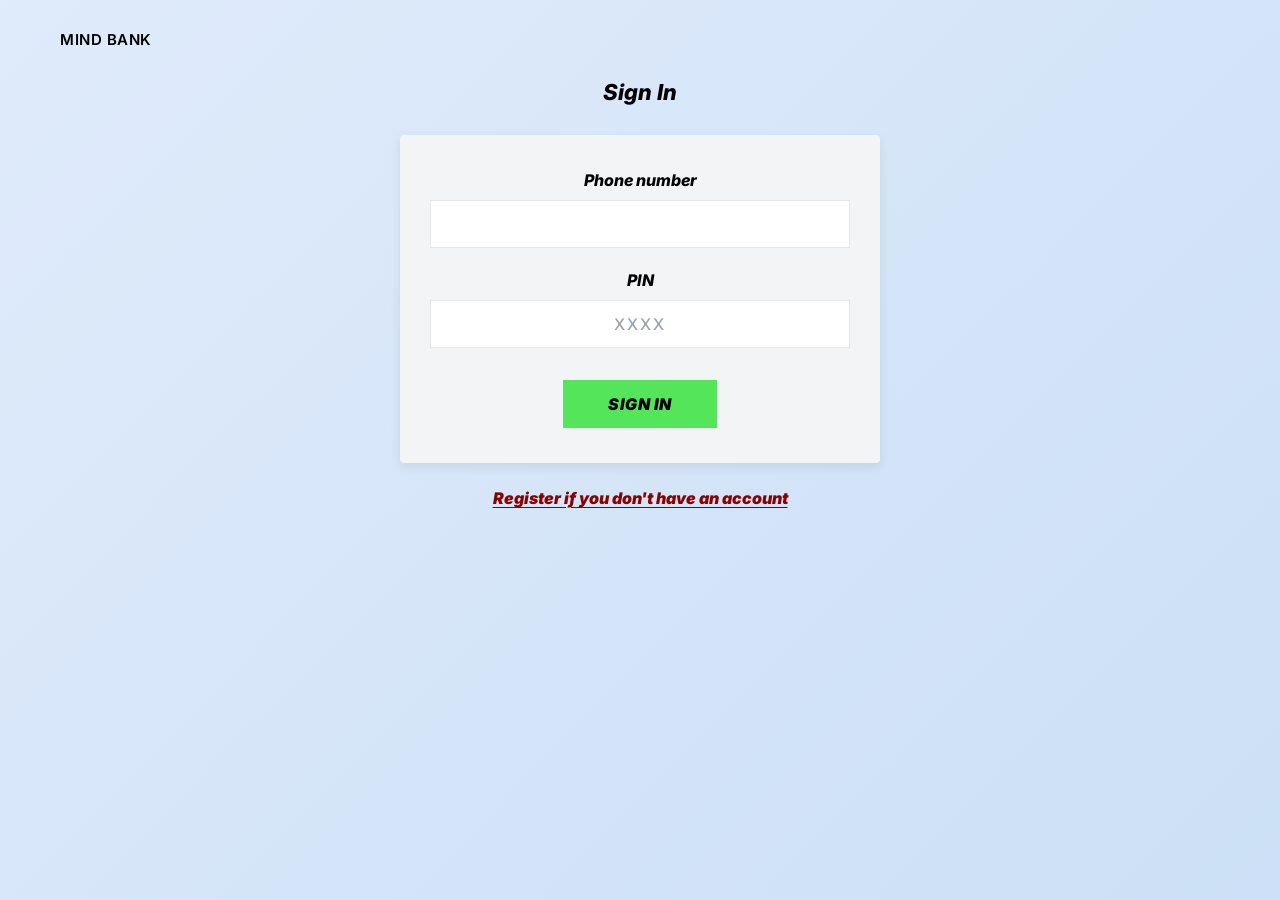
<file: login.html>
<!DOCTYPE html>
<html lang="en">
<head>
  <meta charset="UTF-8">
  <meta name="viewport" content="width=device-width, initial-scale=1.0">
  <title>Sign In - MINDbank Rwanda</title>
  
  <link rel="preconnect" href="https://fonts.googleapis.com">
  <link rel="preconnect" href="https://fonts.gstatic.com" crossorigin>
  <link href="https://fonts.googleapis.com/css2?family=Inter:ital,wght@0,400;0,500;0,600;0,700;0,800;0,900;1,400;1,500;1,600;1,700;1,800;1,900&display=swap" rel="stylesheet">

  <style>
    * {
      box-sizing: border-box;
      margin: 0;
      padding: 0;
      font-family: 'Inter', -apple-system, BlinkMacSystemFont, sans-serif;
    }

    body {
      background: linear-gradient(135deg, rgba(220, 233, 250, 0.9) 0%, rgba(195, 218, 245, 0.85) 100%);
      min-height: 100vh;
      display: flex;
      flex-direction: column;
      align-items: center;
      padding: 0 20px 40px;
      color: #000000;
      -webkit-font-smoothing: antialiased;
    }

    .header-bar {
      width: 100%;
      padding: 30px 20px 10px 40px;
      display: flex;
      justify-content: flex-start;
      margin-bottom: 20px;
    }

    .brand-logo {
      font-size: 15px;
      font-weight: 600;
      color: #000000;
      letter-spacing: 0.5px;
      text-transform: uppercase;
      text-decoration: none;
    }

    .login-title {
      font-size: 22px;
      font-weight: 800;
      font-style: italic;
      text-align: center;
      margin-bottom: 30px;
      color: #000000;
    }

    .login-card {
      background-color: #F3F4F6;
      width: 100%;
      max-width: 480px;
      padding: 35px 30px;
      margin-bottom: 25px;
      display: flex;
      flex-direction: column;
      align-items: center;
      box-shadow: 0 4px 12px rgba(0, 0, 0, 0.08);
      border-radius: 4px;
    }

    .form-group {
      width: 100%;
      margin-bottom: 22px;
      text-align: center;
    }

    .form-label {
      display: block;
      font-size: 16px;
      font-weight: 800;
      font-style: italic;
      color: #000000;
      margin-bottom: 10px;
      text-align: center;
    }

    .form-input {
      width: 100%;
      height: 48px;
      background-color: #FFFFFF;
      border: 1px solid #E5E7EB;
      padding: 0 16px;
      font-size: 16px;
      font-weight: 600;
      color: #000000;
      outline: none;
      text-align: center;
    }

    .form-input::placeholder {
      color: #9CA3AF;
      font-weight: 500;
      letter-spacing: 2px;
    }

    .login-btn {
      display: inline-block;
      background-color: #55E55B;
      color: #000000;
      font-size: 16px;
      font-weight: 900;
      font-style: italic;
      text-transform: uppercase;
      padding: 14px 45px;
      border: none;
      cursor: pointer;
      text-decoration: none;
      letter-spacing: 0.5px;
      margin-top: 10px;
    }

    .login-btn:hover {
      background-color: #4BD851;
    }

    .register-link {
      font-size: 16px;
      font-weight: 900;
      font-style: italic;
      color: #8B0000;
      text-decoration: underline;
      text-underline-offset: 3px;
      text-align: center;
    }

    .register-link:hover {
      color: #600000;
    }
  </style>
</head>
<body>

  <header class="header-bar">
    <a href="index.html" class="brand-logo">MIND BANK</a>
  </header>

  <h1 class="login-title">Sign In</h1>

  <!-- NO action or method attributes here to prevent server errors -->
  <form id="loginForm" style="width: 100%; display: flex; flex-direction: column; align-items: center;">
    <div class="login-card">
      <div class="form-group">
        <label class="form-label" for="phone">Phone number</label>
        <input type="tel" id="phone" name="phone" class="form-input" required>
      </div>

      <div class="form-group">
        <label class="form-label" for="pin">PIN</label>
        <input type="password" id="pin" name="pin" maxlength="4" placeholder="XXXX" class="form-input" required>
      </div>

      <button type="submit" class="login-btn">SIGN IN</button>
    </div>
  </form>

  <a href="register.html" class="register-link">Register if you don't have an account</a>

  <script>
    document.getElementById('loginForm').addEventListener('submit', function(e) {
      e.preventDefault();
      window.location.href = 'dashboard.html';
    });
  </script>

</body>
</html>
</file>
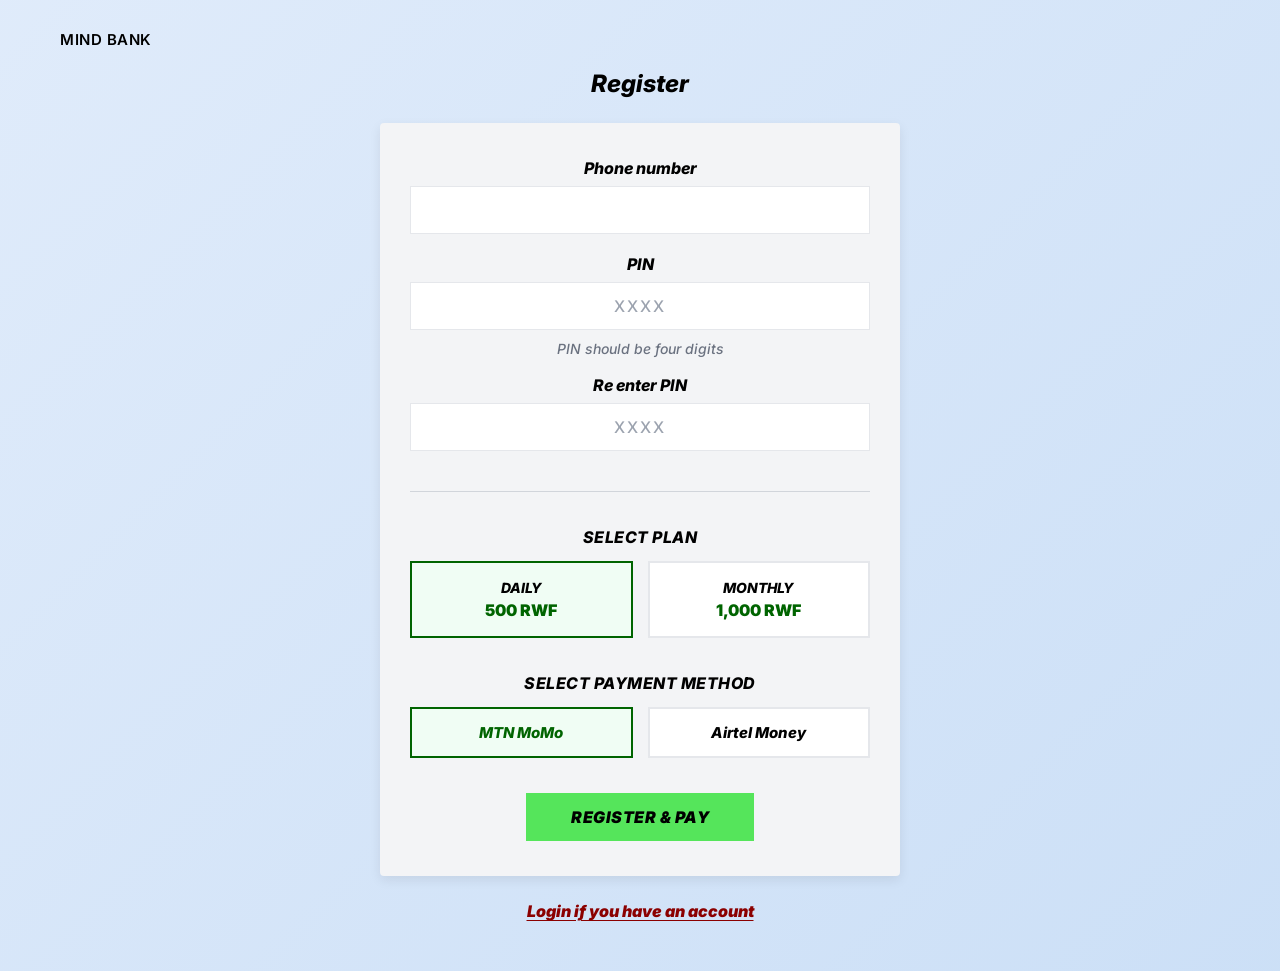
<file: register.html>
<!DOCTYPE html>
<html lang="en">
<head>
  <meta charset="UTF-8">
  <meta name="viewport" content="width=device-width, initial-scale=1.0">
  <title>Register - MINDbank Rwanda</title>
  
  <link rel="preconnect" href="https://fonts.googleapis.com">
  <link rel="preconnect" href="https://fonts.gstatic.com" crossorigin>
  <link href="https://fonts.googleapis.com/css2?family=Inter:ital,wght@0,400;0,500;0,600;0,700;0,800;0,900;1,400;1,500;1,600;1,700;1,800;1,900&display=swap" rel="stylesheet">

  <style>
    * {
      box-sizing: border-box;
      margin: 0;
      padding: 0;
      font-family: 'Inter', -apple-system, BlinkMacSystemFont, sans-serif;
    }

    body {
      background: linear-gradient(135deg, rgba(220, 233, 250, 0.9) 0%, rgba(195, 218, 245, 0.85) 100%);
      min-height: 100vh;
      display: flex;
      flex-direction: column;
      align-items: center;
      padding: 0 20px 50px;
      color: #000000;
      -webkit-font-smoothing: antialiased;
    }

    .header-bar {
      width: 100%;
      padding: 30px 20px 10px 40px;
      display: flex;
      justify-content: flex-start;
      margin-bottom: 10px;
    }

    .brand-logo {
      font-size: 15px;
      font-weight: 600;
      color: #000000;
      letter-spacing: 0.5px;
      text-transform: uppercase;
      text-decoration: none;
    }

    .register-title {
      font-size: 24px;
      font-weight: 800;
      font-style: italic;
      text-align: center;
      margin-bottom: 25px;
      color: #000000;
    }

    .register-container {
      width: 100%;
      max-width: 520px;
      display: flex;
      flex-direction: column;
      align-items: center;
    }

    .register-card {
      background-color: #F3F4F6;
      width: 100%;
      padding: 35px 30px;
      margin-bottom: 25px;
      display: flex;
      flex-direction: column;
      align-items: center;
      box-shadow: 0 4px 12px rgba(0, 0, 0, 0.08);
      border-radius: 4px;
    }

    .form-group {
      width: 100%;
      margin-bottom: 20px;
      text-align: center;
    }

    .section-subtitle {
      font-size: 16px;
      font-weight: 800;
      font-style: italic;
      text-align: center;
      margin: 10px 0 14px;
      text-transform: uppercase;
      letter-spacing: 0.5px;
    }

    .form-label {
      display: block;
      font-size: 16px;
      font-weight: 800;
      font-style: italic;
      color: #000000;
      margin-bottom: 8px;
      text-align: center;
    }

    .form-input {
      width: 100%;
      height: 48px;
      background-color: #FFFFFF;
      border: 1px solid #E5E7EB;
      padding: 0 16px;
      font-size: 16px;
      font-weight: 600;
      color: #000000;
      outline: none;
      text-align: center;
    }

    .form-input::placeholder {
      color: #9CA3AF;
      font-weight: 500;
      letter-spacing: 2px;
    }

    .pin-helper-text {
      font-size: 14px;
      font-weight: 500;
      font-style: italic;
      color: #6B7280;
      text-align: center;
      margin-top: -10px;
      margin-bottom: 18px;
    }

    .divider {
      width: 100%;
      height: 1px;
      background-color: #D1D5DB;
      margin: 20px 0 25px;
    }

    .plan-grid {
      display: grid;
      grid-template-columns: 1fr 1fr;
      gap: 15px;
      width: 100%;
      margin-bottom: 25px;
    }

    .plan-option {
      position: relative;
    }

    .plan-option input[type="radio"] {
      position: absolute;
      opacity: 0;
      cursor: pointer;
    }

    .plan-box {
      background-color: #FFFFFF;
      border: 2px solid #E5E7EB;
      padding: 16px 10px;
      text-align: center;
      cursor: pointer;
      transition: all 0.2s ease;
      height: 100%;
      display: flex;
      flex-direction: column;
      justify-content: center;
    }

    .plan-option input[type="radio"]:checked + .plan-box {
      border-color: #006400;
      background-color: #F0FDF4;
    }

    .plan-name {
      font-size: 14px;
      font-weight: 800;
      font-style: italic;
      text-transform: uppercase;
      margin-bottom: 4px;
    }

    .plan-price {
      font-size: 16px;
      font-weight: 900;
      color: #006400;
    }

    .payment-grid {
      display: grid;
      grid-template-columns: 1fr 1fr;
      gap: 15px;
      width: 100%;
      margin-bottom: 25px;
    }

    .payment-option {
      position: relative;
    }

    .payment-option input[type="radio"] {
      position: absolute;
      opacity: 0;
      cursor: pointer;
    }

    .payment-box {
      background-color: #FFFFFF;
      border: 2px solid #E5E7EB;
      padding: 14px 10px;
      text-align: center;
      cursor: pointer;
      transition: all 0.2s ease;
      font-size: 15px;
      font-weight: 800;
      font-style: italic;
    }

    .payment-option input[type="radio"]:checked + .payment-box {
      border-color: #006400;
      background-color: #F0FDF4;
      color: #006400;
    }

    .register-btn {
      display: inline-block;
      background-color: #55E55B;
      color: #000000;
      font-size: 16px;
      font-weight: 900;
      font-style: italic;
      text-transform: uppercase;
      padding: 14px 45px;
      border: none;
      cursor: pointer;
      text-decoration: none;
      letter-spacing: 0.5px;
      margin-top: 10px;
    }

    .register-btn:hover {
      background-color: #4BD851;
    }

    .login-link {
      font-size: 16px;
      font-weight: 900;
      font-style: italic;
      color: #8B0000;
      text-decoration: underline;
      text-underline-offset: 3px;
      text-align: center;
    }

    .login-link:hover {
      color: #600000;
    }
  </style>
</head>
<body>

  <header class="header-bar">
    <a href="index.html" class="brand-logo">MIND BANK</a>
  </header>

  <h1 class="register-title">Register</h1>

  <div class="register-container">
    <!-- NO action or method attributes here to prevent server errors -->
    <form id="registerForm" style="width: 100%; display: flex; flex-direction: column; align-items: center;">
      <div class="register-card">
        
        <div class="form-group">
          <label class="form-label" for="phone">Phone number</label>
          <input type="tel" id="phone" name="phone" class="form-input" required>
        </div>

        <div class="form-group">
          <label class="form-label" for="pin">PIN</label>
          <input type="password" id="pin" name="pin" maxlength="4" placeholder="XXXX" class="form-input" required>
        </div>

        <p class="pin-helper-text">PIN should be four digits</p>

        <div class="form-group">
          <label class="form-label" for="re-pin">Re enter PIN</label>
          <input type="password" id="re-pin" name="re_pin" maxlength="4" placeholder="XXXX" class="form-input" required>
        </div>

        <div class="divider"></div>

        <div class="section-subtitle">Select Plan</div>
        <div class="plan-grid">
          <label class="plan-option">
            <input type="radio" name="plan" value="daily" checked required>
            <div class="plan-box">
              <div class="plan-name">Daily</div>
              <div class="plan-price">500 RWF</div>
            </div>
          </label>

          <label class="plan-option">
            <input type="radio" name="plan" value="monthly" required>
            <div class="plan-box">
              <div class="plan-name">Monthly</div>
              <div class="plan-price">1,000 RWF</div>
            </div>
          </label>
        </div>

        <div class="section-subtitle">Select Payment Method</div>
        <div class="payment-grid">
          <label class="payment-option">
            <input type="radio" name="payment_method" value="mtn" checked required>
            <div class="payment-box">MTN MoMo</div>
          </label>

          <label class="payment-option">
            <input type="radio" name="payment_method" value="airtel" required>
            <div class="payment-box">Airtel Money</div>
          </label>
        </div>

        <button type="submit" class="register-btn">REGISTER & PAY</button>

      </div>
    </form>

    <a href="login.html" class="login-link">Login if you have an account</a>
  </div>

  <script>
    document.getElementById('registerForm').addEventListener('submit', function(e) {
      e.preventDefault();
      
      const pin = document.getElementById('pin').value;
      const rePin = document.getElementById('re-pin').value;

      if (pin !== rePin) {
        alert('PINs do not match. Please check again.');
        return;
      }

      window.location.href = 'dashboard.html';
    });
  </script>

</body>
</html>
</file>
